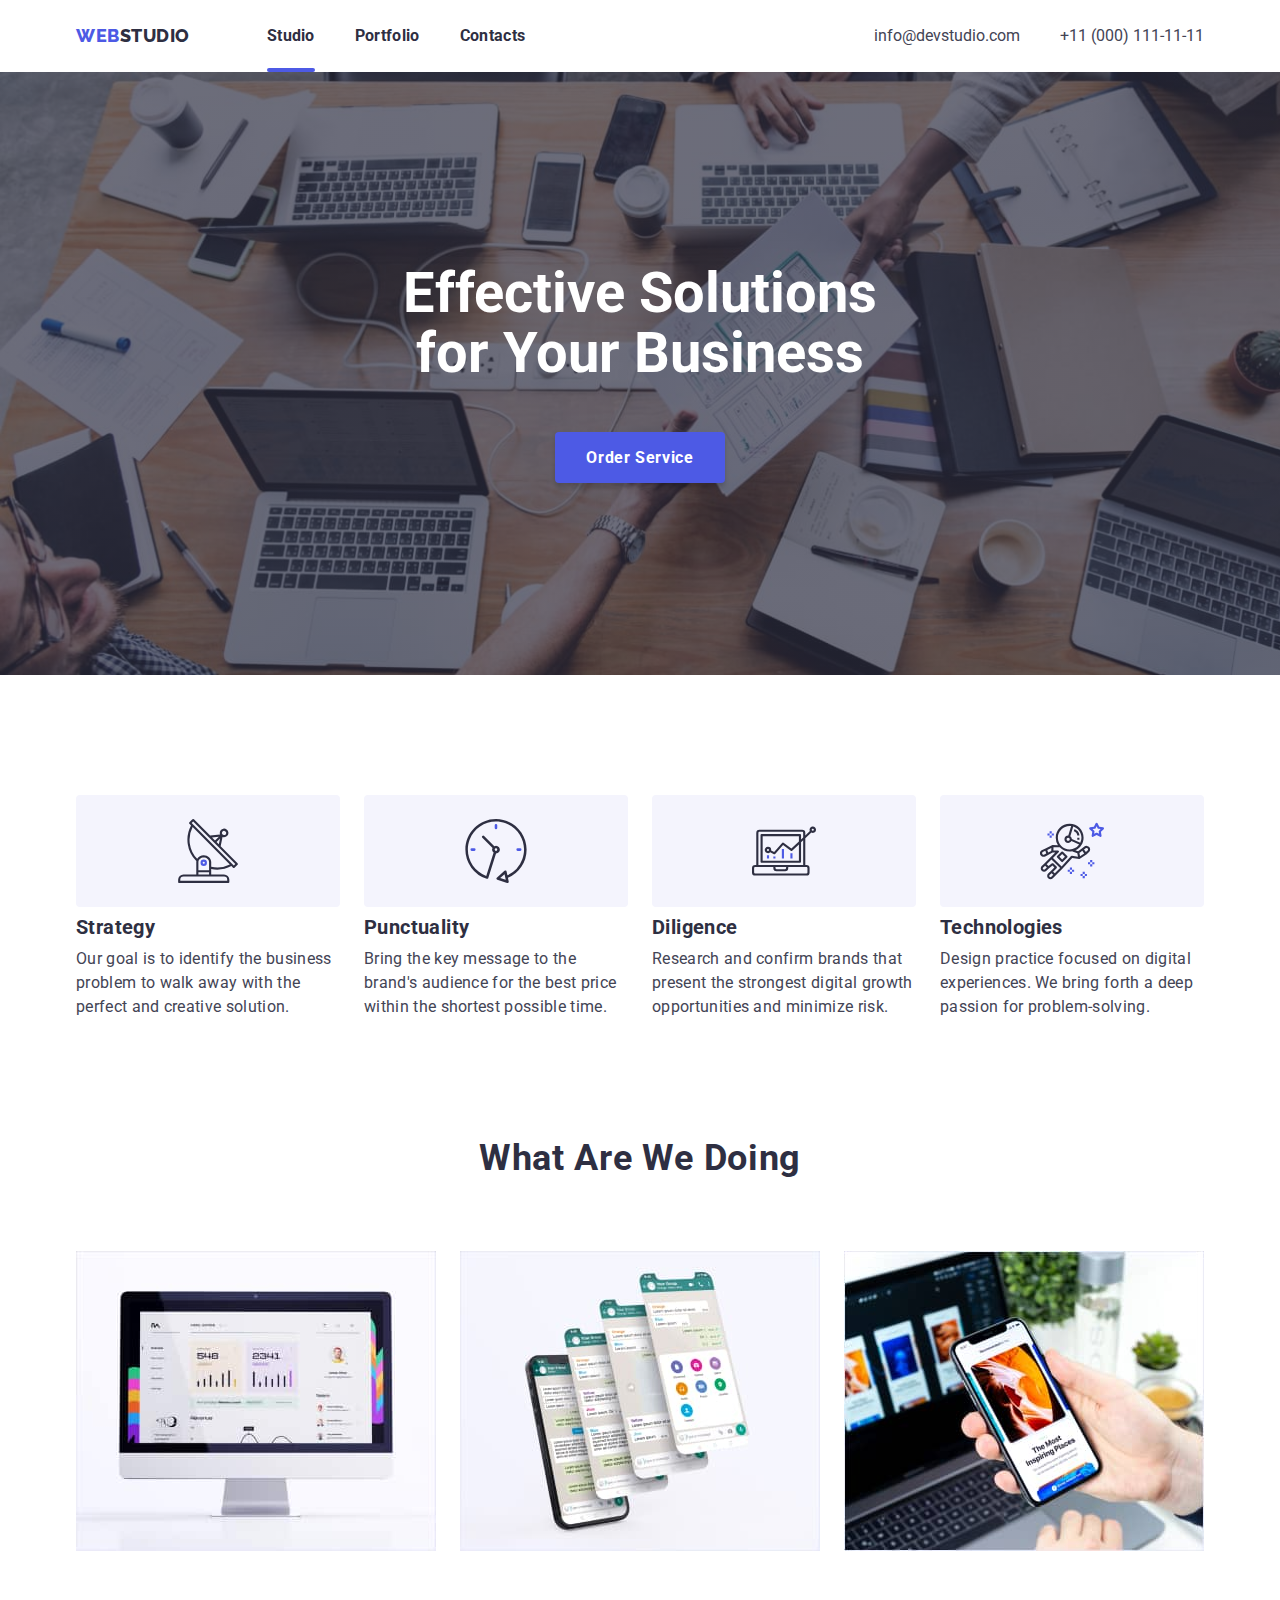
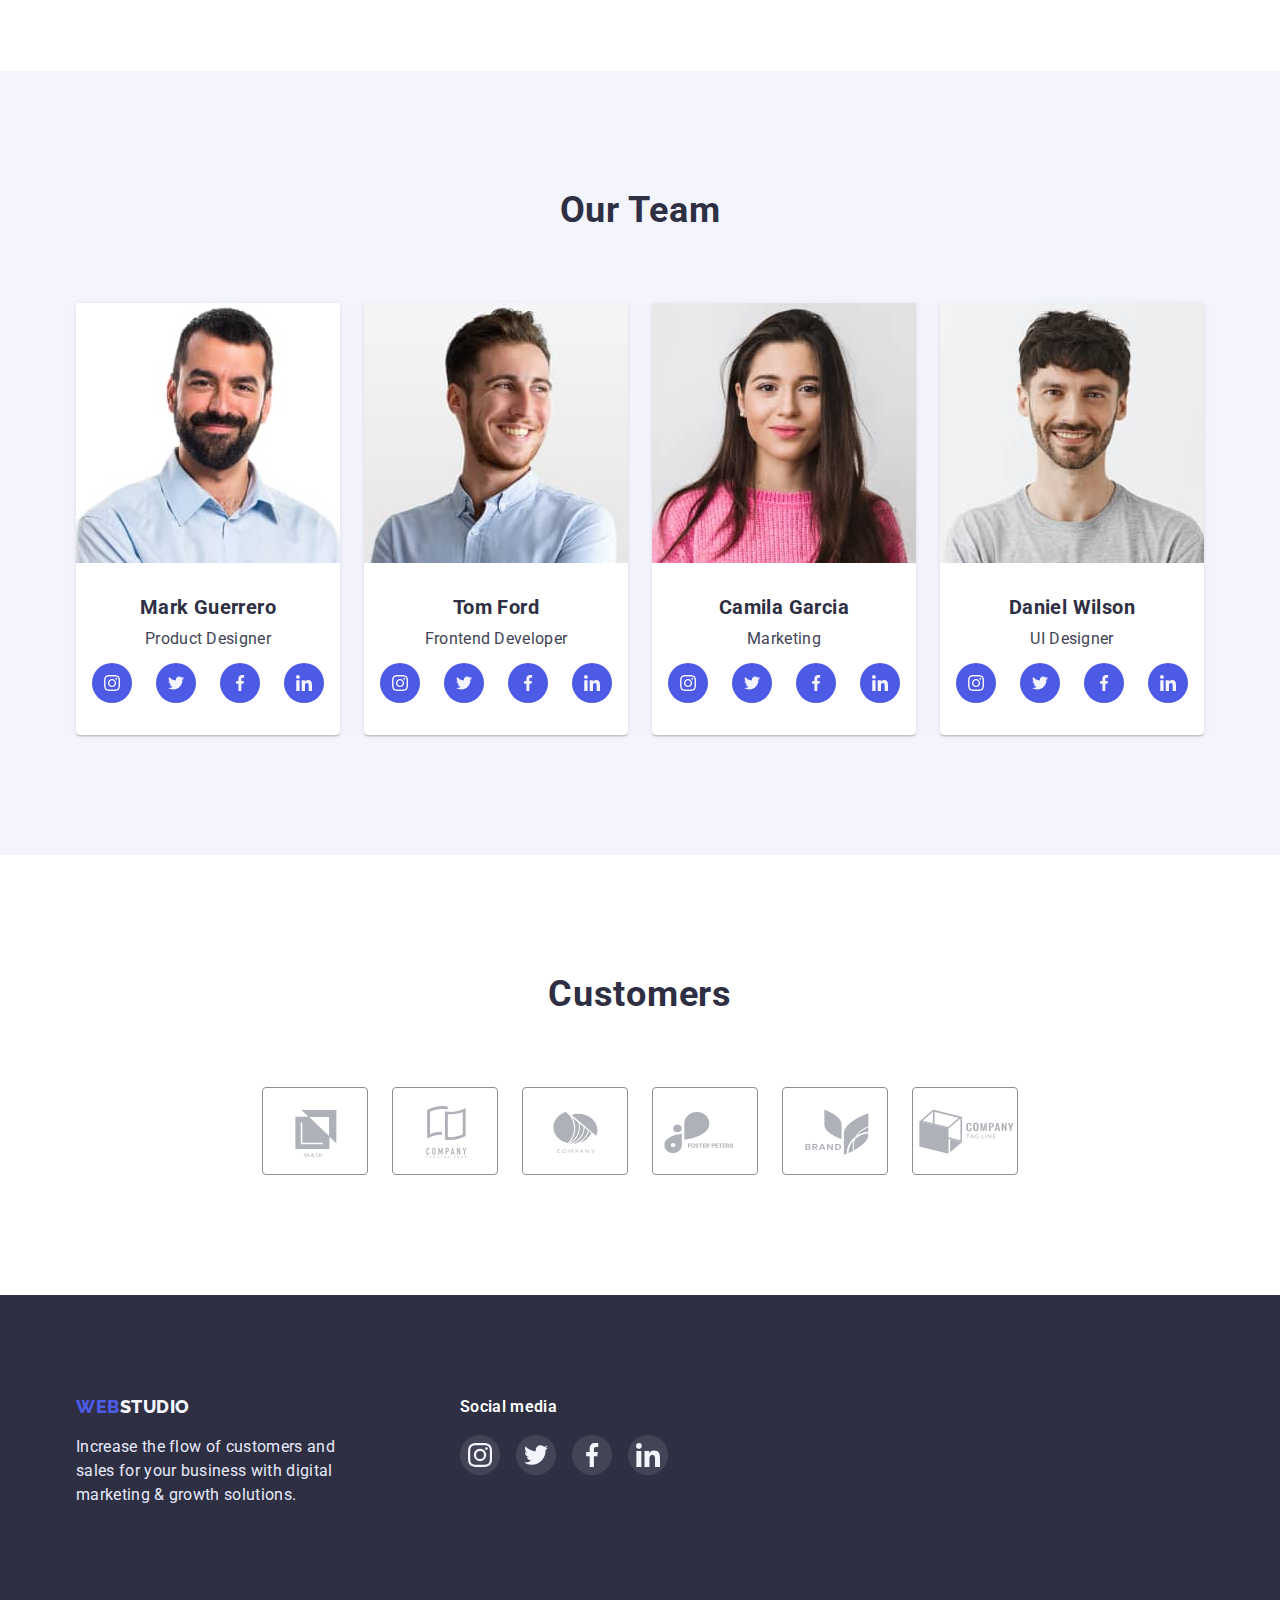
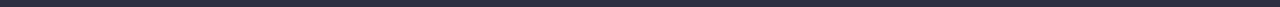
<file: index.html>
<!DOCTYPE html>
<html lang="en">
  <head>
    <meta charset="UTF-8" />
    <meta http-equiv="X-UA-Compatible" content="IE=edge" />
    <meta name="viewport" content="width=device-width, initial-scale=1.0" />
    <title>Studio</title>
    <!-- шрифт Raleway – 800 і шрифт Roboto – 400, 500, 700 і 900. -->
    <link rel="preconnect" href="https://fonts.googleapis.com" />
    <link rel="preconnect" href="https://fonts.gstatic.com" crossorigin />
    <link
      href="https://fonts.googleapis.com/css2?family=Raleway:wght@800&family=Roboto:wght@400;500;700;900&display=swap"
      rel="stylesheet"
    />

    <link
      rel="stylesheet"
      href="https://cdn.jsdelivr.net/npm/modern-normalize@1.1.0/modern-normalize.min.css"
    />

    <link rel="stylesheet" href="./css/styles.css" />
  </head>
  <body>
    <header class="top-page">
      <!--шапка сторінки-->
      <div class="container cont-div">
        <nav class="cont-nav">
          <a class="logo-studio decor" href="">
            <span class="logo-web">Web</span>Studio</a
          >
          <ul class="nav-menu">
            <li class="menu-item">
              <a class="menu-list curent-page decor text-style" href=""> Studio</a>
            </li>
            <li class="menu-item">
              <a class="menu-list decor text-style" href="./portfolio.html"
                >Portfolio</a
              >
            </li>
            <li class="menu-item">
              <a class="menu-list decor text-style" href="">Contacts</a>
            </li>
          </ul>
        </nav>
        <ul class="text-top list">
          <li>
            <a href="mailto:info@devstudio.com" class="decor text-top-efects"
              >info@devstudio.com</a
            >
          </li>
          <li class="list-distance">
            <a
              href="tel:+11(000)111-11-11"
              class="decor text-top-efects top-link-margin"
              >+11 (000) 111-11-11</a
            >
          </li>
        </ul>
      </div>
    </header>
    <main>
      <!--секція перша герой-->
      <section class="hero-style">
        <div class="container hero-case">
          <h1 class="hero-title">Effective Solutions for Your Business</h1>

          <button data-modal-open class="buttons-style" type="button">
            Order Service
          </button>
        </div>
      </section>
      <!--секція друга - основні переваги-->
      <section class="box-space">
        <!-- прихований заголовок -->
        <h2 class="visually-hidden">List of benefits</h2>
        <ul class="list container elements-place">
          <li class="place-of-space">
            <div class="second-list">
              <svg class="element-of-dicoration">
                <use
                  href="./images/sprite.svg#icon-antenna"
                  width="64px"
                  height="64px"
                ></use>
              </svg>
            </div>
            <h3 class="subhead">Strategy</h3>
            <p class="main-content">
              Our goal is to identify the business problem to walk away with the
              perfect and creative solution.
            </p>
          </li>
          <li class="place-of-space">
            <div class="second-list">
              <svg class="element-of-dicoration">
                <use
                  href="./images/sprite.svg#icon-clock"
                  width="64px"
                  height="64px"
                ></use>
              </svg>
            </div>
            <h3 class="subhead">Punctuality</h3>
            <p class="main-content">
              Bring the key message to the brand's audience for the best price
              within the shortest possible time.
            </p>
          </li>
          <li class="place-of-space">
            <div class="second-list">
              <svg class="element-of-dicoration">
                <use
                  href="./images/sprite.svg#icon-diagram"
                  width="64px"
                  height="64px"
                ></use>
              </svg>
            </div>
            <h3 class="subhead">Diligence</h3>
            <p class="main-content">
              Research and confirm brands that present the strongest digital
              growth opportunities and minimize risk.
            </p>
          </li>
          <li class="place-of-space">
            <div class="second-list">
              <svg class="element-of-dicoration">
                <use
                  href="./images/sprite.svg#icon-astronaut"
                  width="64px"
                  height="64px"
                ></use>
              </svg>
            </div>
            <h3 class="subhead">Technologies</h3>
            <p class="main-content">
              Design practice focused on digital experiences. We bring forth a
              deep passion for problem-solving.
            </p>
          </li>
        </ul>
      </section>
      <!--cекція третя - що ми робимо-->
      <section class="space">
        <div class="container">
          <h2 class="subtitle">What are we doing</h2>
          <ul class="list work-list">
            <li class="work-list-item">
              <img
                src="./images/rectangle1.jpg"
                alt="computer monitor"
                width="360"
              />
            </li>
            <li class="work-list-item">
              <img
                src="./images/rectangle2.jpg"
                alt="selfone display"
                width="360"
              />
            </li>
            <li class="work-list-item">
              <img
                src="./images/rectangle3.jpg"
                alt="selfone and computer together"
                width="360"
              />
            </li>
          </ul>
        </div>
      </section>
      <!--секція четверта - наша команда-->
      <section class="back-ceil box-space">
        <div class="container">
          <h2 class="subtitle">Our Team</h2>
          <ul class="list data-team">
            <li class="back-pictures-phone">
              <img
                src="./images/img.jpg"
                alt="a man with a thick beard"
                width="264"
              />
              <div class="image-descriptions">
                <h3 class="sub-subtitle">Mark Guerrero</h3>
                <p class="text-describ">Product Designer</p>
                <ul class="box-social-link list">
                  <li class="social-link">
                    <a href="#" class="social-link-item">
                      <svg class="link-marker">
                        <use href="./images/sprite.svg#icon-instagram"></use>
                      </svg>
                    </a>
                  </li>
                  <li class="social-link">
                    <a href="#" class="social-link-item">
                      <svg class="link-marker">
                        <use href="./images/sprite.svg#icon-twitter"></use>
                      </svg>
                    </a>
                  </li>
                  <li class="social-link">
                    <a href="#" class="social-link-item">
                      <svg class="link-marker">
                        <use href="./images/sprite.svg#icon-facebook"></use>
                      </svg>
                    </a>
                  </li>
                  <li class="social-link">
                    <a href="#" class="social-link-item">
                      <svg class="link-marker">
                        <use href="./images/sprite.svg#icon-linkedin"></use>
                      </svg>
                    </a>
                  </li>
                </ul>
              </div>
            </li>
            <li class="back-pictures-phone">
              <img
                src="./images/img-1.jpg"
                alt="a man with a flowing beard"
                width="264"
              />
              <div class="image-descriptions">
                <h3 class="sub-subtitle">Tom Ford</h3>
                <p class="text-describ">Frontend Developer</p>
                <ul class="box-social-link list">
                  <li class="social-link">
                    <a href="#" class="social-link-item">
                      <svg class="link-marker">
                        <use href="./images/sprite.svg#icon-instagram"></use>
                      </svg>
                    </a>
                  </li>
                  <li class="social-link">
                    <a href="#" class="social-link-item">
                      <svg class="link-marker">
                        <use href="./images/sprite.svg#icon-twitter"></use>
                      </svg>
                    </a>
                  </li>
                  <li class="social-link">
                    <a href="#" class="social-link-item">
                      <svg class="link-marker">
                        <use href="./images/sprite.svg#icon-facebook"></use>
                      </svg>
                    </a>
                  </li>
                  <li class="social-link">
                    <a href="#" class="social-link-item">
                      <svg class="link-marker">
                        <use href="./images/sprite.svg#icon-linkedin"></use>
                      </svg>
                    </a>
                  </li>
                </ul>
              </div>
            </li>
            <li class="back-pictures-phone">
              <img src="./images/img-2.jpg" alt="pretty girl" width="264" />
              <div class="image-descriptions">
                <h3 class="sub-subtitle">Camila Garcia</h3>
                <p class="text-describ">Marketing</p>
                <ul class="box-social-link list">
                  <li class="social-link">
                    <a href="#" class="social-link-item">
                      <svg class="link-marker">
                        <use href="./images/sprite.svg#icon-instagram"></use>
                      </svg>
                    </a>
                  </li>
                  <li class="social-link">
                    <a href="#" class="social-link-item">
                      <svg class="link-marker">
                        <use href="./images/sprite.svg#icon-twitter"></use>
                      </svg>
                    </a>
                  </li>
                  <li class="social-link">
                    <a href="#" class="social-link-item">
                      <svg class="link-marker">
                        <use href="./images/sprite.svg#icon-facebook"></use>
                      </svg>
                    </a>
                  </li>
                  <li class="social-link">
                    <a href="#" class="social-link-item">
                      <svg class="link-marker">
                        <use href="./images/sprite.svg#icon-linkedin"></use>
                      </svg>
                    </a>
                  </li>
                </ul>
              </div>
            </li>
            <li class="back-pictures-phone">
              <img
                src="./images/img-3.jpg"
                alt="a man with long hair and a short beard"
                width="264"
              />
              <div class="image-descriptions">
                <h3 class="sub-subtitle">Daniel Wilson</h3>
                <p class="text-describ">UI Designer</p>
                <ul class="box-social-link list">
                  <li class="social-link">
                    <a href="#" class="social-link-item">
                      <svg class="link-marker">
                        <use href="./images/sprite.svg#icon-instagram"></use>
                      </svg>
                    </a>
                  </li>
                  <li class="social-link">
                    <a href="#" class="social-link-item">
                      <svg class="link-marker">
                        <use href="./images/sprite.svg#icon-twitter"></use>
                      </svg>
                    </a>
                  </li>
                  <li class="social-link">
                    <a href="#" class="social-link-item">
                      <svg class="link-marker">
                        <use href="./images/sprite.svg#icon-facebook"></use>
                      </svg>
                    </a>
                  </li>
                  <li class="social-link">
                    <a href="#" class="social-link-item">
                      <svg class="link-marker">
                        <use href="./images/sprite.svg#icon-linkedin"></use>
                      </svg>
                    </a>
                  </li>
                </ul>
              </div>
            </li>
          </ul>
        </div>
      </section>
      <section class="cards-collection">
        <div class="container div-box-pad">
          <h2 class="subtitle">Customers</h2>
          <ul class="icon-book list">
            <li class="icon-book-page">
              <a href="#" class="page-link">
                <svg class="page-image">
                  <use href="./images/sprite.svg#icon-Logo"></use>
                </svg>
              </a>
            </li>
            <li class="icon-book-page">
              <a href="#" class="page-link">
                <svg class="page-image">
                  <use href="./images/sprite.svg#icon-Logo-1"></use>
                </svg>
              </a>
            </li>
            <li class="icon-book-page">
              <a href="#" class="page-link">
                <svg class="page-image">
                  <use href="./images/sprite.svg#icon-Logo-2"></use>
                </svg>
              </a>
            </li>
            <li class="icon-book-page">
              <a href="#" class="page-link">
                <svg class="page-image">
                  <use href="./images/sprite.svg#icon-Logo-3"></use>
                </svg>
              </a>
            </li>
            <li class="icon-book-page">
              <a href="#" class="page-link">
                <svg class="page-image">
                  <use href="./images/sprite.svg#icon-Logo-4"></use>
                </svg>
              </a>
            </li>
            <li class="icon-book-page">
              <a href="#" class="page-link">
                <svg class="page-image">
                  <use href="./images/sprite.svg#icon-Logo-5"></use>
                </svg>
              </a>
            </li>
          </ul>
        </div>
      </section>
    </main>
    <footer class="color-back-space">
      <div class="container main-div">
        <div class="main-footer">
          <a class="logo-studio decor second-logo-color" href="">
            <span class="logo-web">Web</span>Studio</a
          >
          <p class="main-footer-text">
            Increase the flow of customers and sales for your business with
            digital marketing & growth solutions.
          </p>
        </div>
        <div class="pacage-footer-link">
          <h3 class="futer-subtitle">Social media</h3>
          <ul class="fotter-list list">
            <li class="list-li">
              <a href="#" class="list-li-link">
                <svg class="li-link-svg">
                  <use href="./images/sprite.svg#icon-instagram"></use>
                </svg>
              </a>
            </li>
            <li class="list-li">
              <a href="#" class="list-li-link">
                <svg class="li-link-svg">
                  <use href="./images/sprite.svg#icon-twitter"></use>
                </svg>
              </a>
            </li>
            <li class="list-li">
              <a href="#" class="list-li-link">
                <svg class="li-link-svg">
                  <use href="./images/sprite.svg#icon-facebook"></use>
                </svg>
              </a>
            </li>
            <li class="list-li">
              <a href="#" class="list-li-link">
                <svg class="li-link-svg">
                  <use href="./images/sprite.svg#icon-linkedin"></use>
                </svg>
              </a>
            </li>
          </ul>
        </div>
      </div>
    </footer>
    <div class="backdrop is-hidden" data-modal>
      <div class="modal" >
        <button data-modal-close type="button" class="close-modal">
         <svg class="position" width="8px" height="8px">
          <use href="./images/sprite.svg#icon-close"></use>
         </svg>
        </button>
      </div>
    </div>

    <script src="./js/modal.js"></script>
  </body>
</html>
</file>
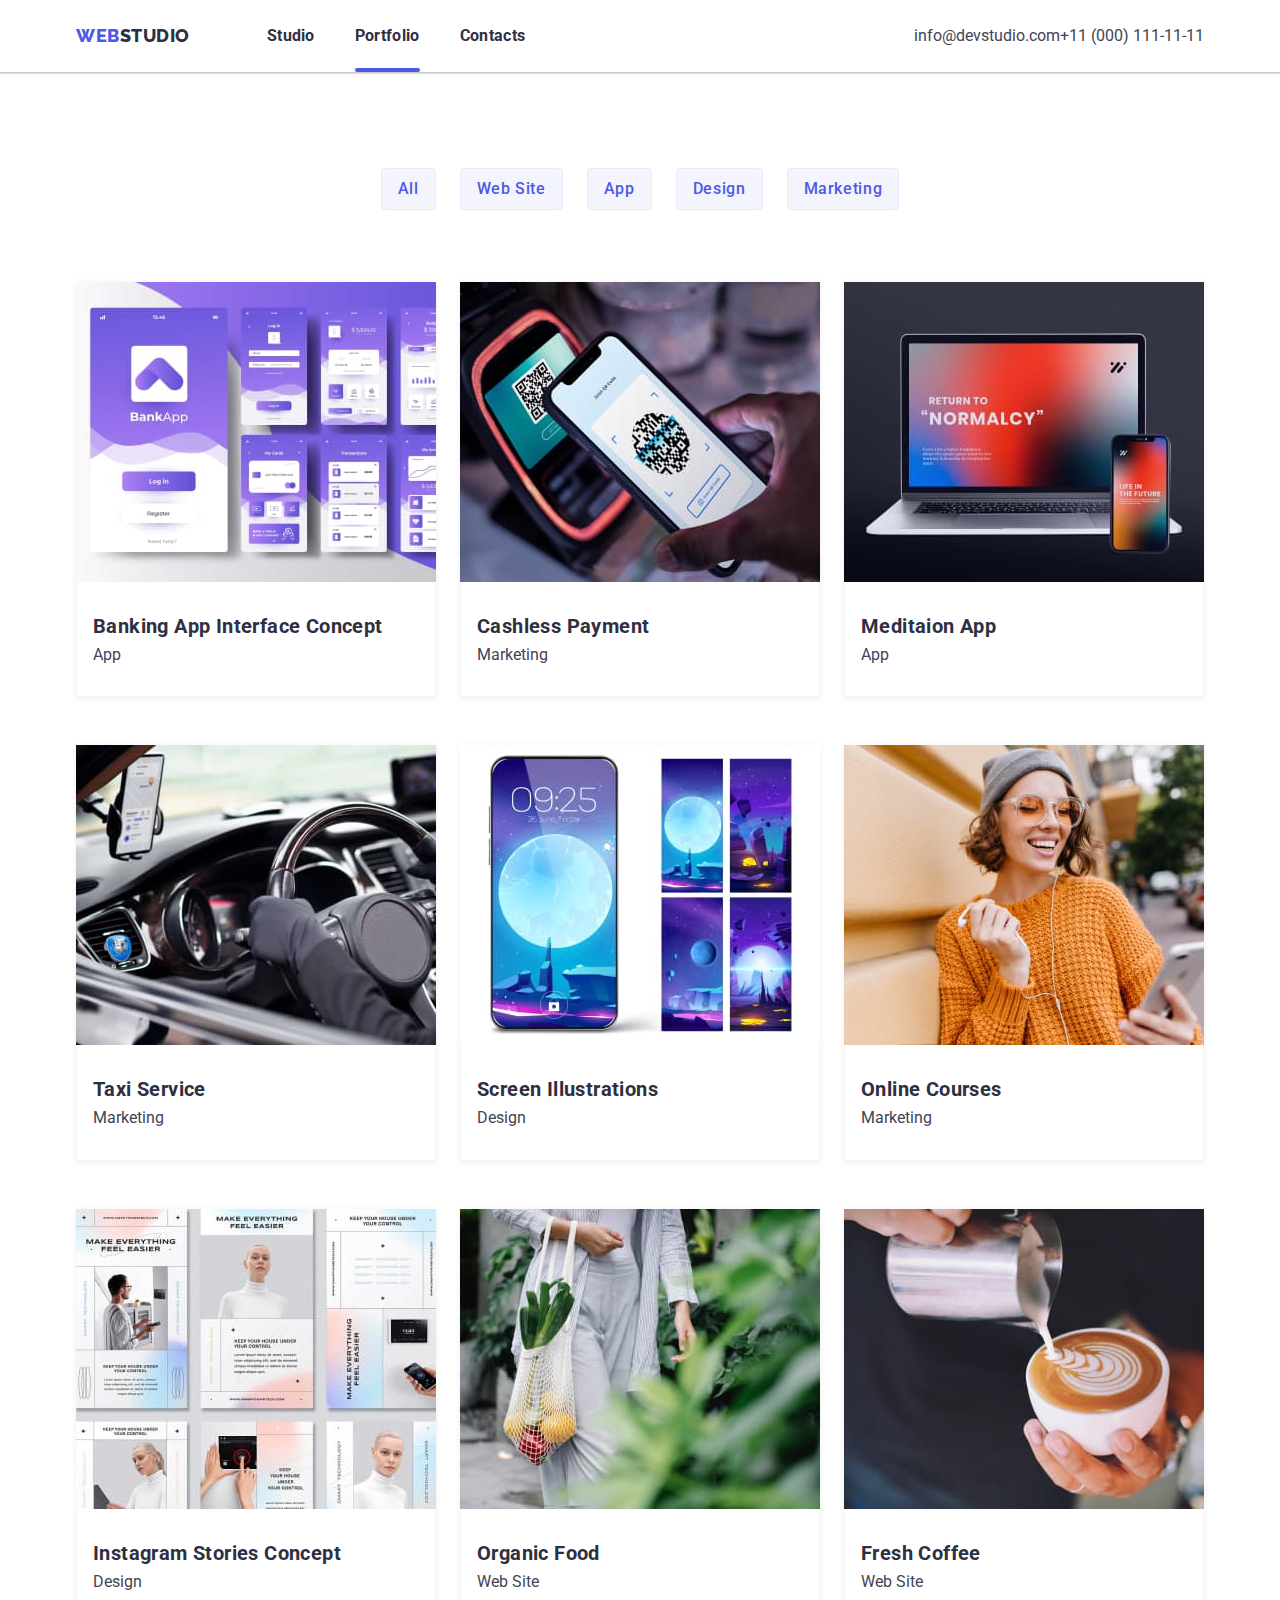
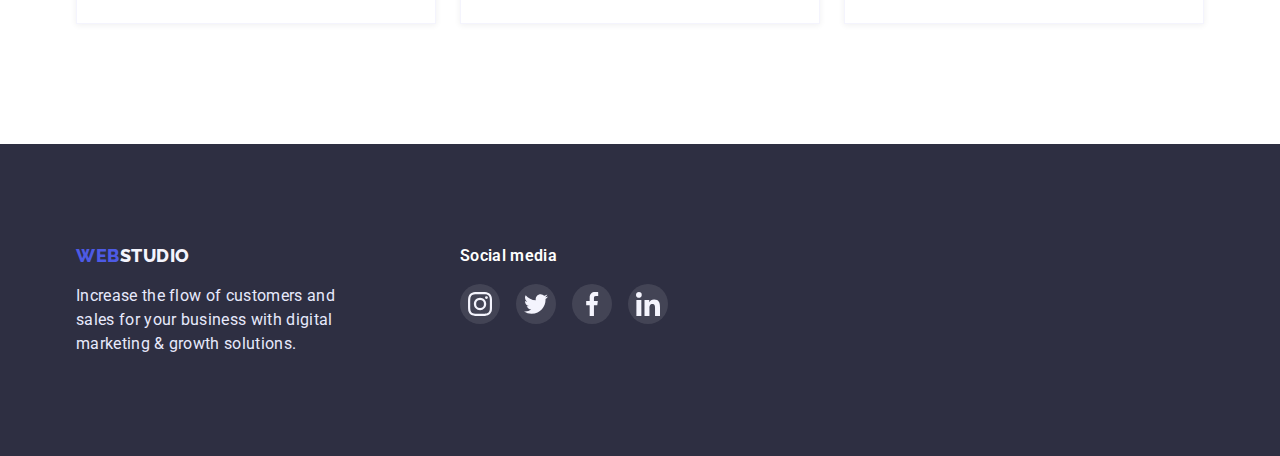
<file: portfolio.html>
<!DOCTYPE html>
<html lang="en">
  <head>
    <meta charset="UTF-8" />
    <meta http-equiv="X-UA-Compatible" content="IE=edge" />
    <meta name="viewport" content="width=device-width, initial-scale=1.0" />
    <title>Portfolio</title>
    <!-- шрифт Raleway – 800 і шрифт Roboto – 400, 500, 700 і 900. -->
    <link rel="preconnect" href="https://fonts.googleapis.com" />
    <link rel="preconnect" href="https://fonts.gstatic.com" crossorigin />
    <link
      href="https://fonts.googleapis.com/css2?family=Raleway:wght@800&family=Roboto:wght@400;500;700;900&display=swap"
      rel="stylesheet"
    />

    <link
      rel="stylesheet"
      href="https://cdn.jsdelivr.net/npm/modern-normalize@1.1.0/modern-normalize.min.css"
    />

    <link rel="stylesheet" href="./css/styles.css" />
  </head>
  <body>
    <header class="top-page">
      <!--шапка сторінки-->
      <div class="container cont-div">
        <nav class="cont-nav">
          <a class="logo-studio decor" href="">
            <span class="logo-web">Web</span>Studio</a
          >
          <ul class="nav-menu">
            <li class="menu-item">
              <a class="menu-list decor text-style" href="./index.html">
                Studio</a
              >
            </li>
            <li class="menu-item">
              <a class="menu-list curent-page decor text-style" href="#">Portfolio</a>
            </li>
            <li class="menu-item">
              <a class="menu-list decor text-style" href="#">Contacts</a>
            </li>
          </ul>
        </nav>
        <ul class="text-top list">
          <li>
            <a href="mailto:info@devstudio.com" class="decor text-top-efects"
              >info@devstudio.com</a
            >
          </li>
          <li>
            <a
              href="tel:+11(000)111-11-11"
              class="decor text-top-efects top-link-margin"
              >+11 (000) 111-11-11</a
            >
          </li>
        </ul>
      </div>
    </header>
    <main>
      <!-- секція посилань -->
      <section class="main-box">
        <div class="container">
          <!-- прихований заголовок -->
          <h1 class="visually-hidden">Portfolio</h1>
          <ul class="list portfolio-menu">
            <li class="menu-items">
              <button type="button" class="filter-button">All</button>
            </li>
            <li class="menu-items">
              <button type="button" class="filter-button">Web Site</button>
            </li>
            <li class="menu-items">
              <button type="button" class="filter-button">App</button>
            </li>
            <li class="menu-items">
              <button type="button" class="filter-button">Design</button>
            </li>
            <li class="menu-items">
              <button type="button" class="filter-button">Marketing</button>
            </li>
          </ul>
          <!-- список зображень -->
          <ul class="list main-list">
            <li class="pakcage-list-link">
              <a href="#" class="decor list-link">
                <div class="common-parent">
                  <img class="main-portfolio-photo"
                    src="./images/img1p.jpg"
                    alt="bank app"
                    width="360"
                    height="300"
                  />
                  <p class="overlay">
                    14 Stylish and User-Friendly App Design Concepts · Task
                    Manager App · Calorie Tracker App · Exotic Fruit Ecommerce
                    App · Cloud Storage App
                  </p>
                </div>
                <div class="card-text">
                  <h2 class="text-image">Banking App Interface Concept</h2>
                  <p class="subtext-image">App</p>
                </div>
              </a>
            </li>
            <li class="pakcage-list-link">
              <a href="#" class="decor list-link">
                <div class="common-parent">
                  <img
                    src="./images/img2p.jpg"
                    alt="blue box"
                    width="360"
                    height="300"
                  />
                  <p class="overlay">
                    14 Stylish and User-Friendly App Design Concepts · Task
                    Manager App · Calorie Tracker App · Exotic Fruit Ecommerce
                    App · Cloud Storage App
                  </p>
                </div>
                <div class="card-text">
                  <h2 class="text-image">Cashless Payment</h2>
                  <p class="subtext-image">Marketing</p>
                </div>
              </a>
            </li>
            <li class="pakcage-list-link">
              <a href="#" class="decor list-link">
                <div class="common-parent">
                  <img
                    src="./images/img3p.jpg"
                    alt="makbook and celphone"
                    width="360"
                    height="300"
                  />
                  <p class="overlay">
                    14 Stylish and User-Friendly App Design Concepts · Task
                    Manager App · Calorie Tracker App · Exotic Fruit Ecommerce
                    App · Cloud Storage App
                  </p>
                </div>
                <div class="card-text">
                  <h2 class="text-image">Meditaion App</h2>
                  <p class="subtext-image">App</p>
                </div>
              </a>
            </li>
            <li class="pakcage-list-link">
              <a href="#" class="decor list-link">
                <div class="common-parent">
                  <img
                    src="./images/img4p.jpg"
                    alt="navigator in the car"
                    width="360"
                    height="300"
                  />
                  <p class="overlay">
                    14 Stylish and User-Friendly App Design Concepts · Task
                    Manager App · Calorie Tracker App · Exotic Fruit Ecommerce
                    App · Cloud Storage App
                  </p>
                </div>
                <div class="card-text">
                  <h2 class="text-image">Taxi Service</h2>
                  <p class="subtext-image">Marketing</p>
                </div>
              </a>
            </li>
            <li class="pakcage-list-link">
              <a href="#" class="decor list-link">
                <div class="common-parent">
                  <img
                    src="./images/img5p.jpg"
                    alt="display of celphone"
                    width="360"
                    height="300"
                  />
                  <p class="overlay">
                    14 Stylish and User-Friendly App Design Concepts · Task
                    Manager App · Calorie Tracker App · Exotic Fruit Ecommerce
                    App · Cloud Storage App
                  </p>
                </div>
                <div class="card-text">
                  <h2 class="text-image">Screen Illustrations</h2>
                  <p class="subtext-image">Design</p>
                </div>
              </a>
            </li>
            <li class="pakcage-list-link">
              <a href="#" class="decor list-link">
                <div class="common-parent">
                  <img
                    src="./images/img6p.jpg"
                    alt="girl and celphone"
                    width="360"
                    height="300"
                  />
                  <p class="overlay">
                    14 Stylish and User-Friendly App Design Concepts · Task
                    Manager App · Calorie Tracker App · Exotic Fruit Ecommerce
                    App · Cloud Storage App
                  </p>
                </div>
                <div class="card-text">
                  <h2 class="text-image">Online Courses</h2>
                  <p class="subtext-image">Marketing</p>
                </div>
              </a>
            </li>
            <li class="pakcage-list-link">
              <a href="#" class="decor list-link">
                <div class="common-parent">
                  <img
                    src="./images/img7p.jpg"
                    alt="profile"
                    width="360"
                    height="300"
                  />
                  <p class="overlay">
                    14 Stylish and User-Friendly App Design Concepts · Task
                    Manager App · Calorie Tracker App · Exotic Fruit Ecommerce
                    App · Cloud Storage App
                  </p>
                </div>
                <div class="card-text">
                  <h2 class="text-image">Instagram Stories Concept</h2>
                  <p class="subtext-image">Design</p>
                </div>
              </a>
            </li>
            <li class="pakcage-list-link">
              <a href="#" class="decor list-link">
                <div class="common-parent">
                  <img
                    src="./images/img8p.jpg"
                    alt="bag in food"
                    width="360"
                    height="300"
                  />
                  <p class="overlay">
                    14 Stylish and User-Friendly App Design Concepts · Task
                    Manager App · Calorie Tracker App · Exotic Fruit Ecommerce
                    App · Cloud Storage App
                  </p>
                </div>
                <div class="card-text">
                  <h2 class="text-image">Organic Food</h2>
                  <p class="subtext-image">Web Site</p>
                </div>
              </a>
            </li>
            <li class="pakcage-list-link">
              <a href="#" class="decor list-link">
                <div class="common-parent">
                  <img
                    src="./images/img9p.jpg"
                    alt="cup of coffee"
                    width="360"
                    height="300"
                  />
                  <p class="overlay">
                    14 Stylish and User-Friendly App Design Concepts · Task
                    Manager App · Calorie Tracker App · Exotic Fruit Ecommerce
                    App · Cloud Storage App
                  </p>
                </div>
                <div class="card-text">
                  <h2 class="text-image">Fresh Coffee</h2>
                  <p class="subtext-image">Web Site</p>
                </div>
              </a>
            </li>
          </ul>
        </div>
      </section>
    </main>
    <footer class="color-back-space">
      <div class="container main-div">
        <div class="main-footer">
          <a class="logo-studio decor second-logo-color" href="">
            <span class="logo-web">Web</span>Studio</a
          >
          <p class="main-footer-text">
            Increase the flow of customers and sales for your business with
            digital marketing & growth solutions.
          </p>
        </div>
        <div class="pacage-footer-link">
          <h3 class="futer-subtitle">Social media</h3>
          <ul class="fotter-list list">
            <li class="list-li">
              <a href="#" class="list-li-link">
                <svg class="li-link-svg">
                  <use href="./images/sprite.svg#icon-instagram"></use>
                </svg>
              </a>
            </li>
            <li class="list-li">
              <a href="#" class="list-li-link">
                <svg class="li-link-svg">
                  <use href="./images/sprite.svg#icon-twitter"></use>
                </svg>
              </a>
            </li>
            <li class="list-li">
              <a href="#" class="list-li-link">
                <svg class="li-link-svg">
                  <use href="./images/sprite.svg#icon-facebook"></use>
                </svg>
              </a>
            </li>
            <li class="list-li">
              <a href="#" class="list-li-link">
                <svg class="li-link-svg">
                  <use href="./images/sprite.svg#icon-linkedin"></use>
                </svg>
              </a>
            </li>
          </ul>
        </div>
      </div>
    </footer>
  </body>
</html>
</file>
<file: css/styles.css>
/* ==============Baze================= */

body {
  margin: 0;
  font-family: Roboto, sans-serif;
  color: #2e2f42;
  font-size: 16px;
}
html {
  box-sizing: border-box;
}
*,
*::before,
*::after {
  box-sizing: inherit;
}

.visually-hidden {
  position: absolute;
  white-space: nowrap;
  width: 1px;
  height: 1px;
  overflow: hidden;
  border: 0;
  padding: 0;
  clip: rect(0 0 0 0);
  clip-path: inset(50%);
  margin: -1px;
}

.list {
  list-style: none;
}

.decor {
  text-decoration: none;
}

h1,
h2,
h3,
h4,
p {
  margin-top: 0;
  margin-bottom: 0;
}

ul {
  margin-top: 0;
  margin-bottom: 0;
  padding-left: 0;
}

img {
  display: block;
}

.container {
  width: 1158px;
  margin-left: auto;
  margin-right: auto;
  padding-left: 15px;
  padding-right: 15px;
}
/* ==============/Baze================= */

/* ============== Components============*/
:root {
  --main-color-text: #434455;
  --primary-brand: #4d5ae5;
  --universal-color: #2e2f42;
  --subakcent-color: #f4f4fd;
  --color-secondary: #ffffff;
  --color-fon: #f4f4fd;
  --color-decor: #e7e9fc;

  --trans-der-and-func: 250ms cubic-bezier(0.4, 0, 0.2, 1);
}

/* ============== /Components============*/

/* --------логотип і навігація--------- */
.top-page {
  box-shadow: 0px 2px 1px rgba(46, 47, 66, 0.08),
    0px 1px 1px rgba(46, 47, 66, 0.16), 0px 1px 6px rgba(46, 47, 66, 0.08);
}
.cont-div {
  display: flex;
  align-items: center;
  justify-content: space-between;
}

.cont-nav {
  display: flex;
}
.logo-web {
  font-family: Raleway, sans-serif;
  font-size: 18px;
  line-height: 1.33;
  text-transform: uppercase;
  font-weight: 800;
  color: var(--primary-brand);
}
.logo-studio {
  margin-right: 77px;
  padding-top: 24px;
  padding-bottom: 24px;

  font-family: Raleway, sans-serif;
  font-size: 18px;
  line-height: 1.33;
  letter-spacing: 0.03em;
  text-transform: uppercase;
  font-weight: 800;
  color: var(--universal-color);
}

.nav-menu {
  display: flex;
  align-items: center;
  list-style: none;
  text-decoration: none;
}

.menu-item:not(:last-child) {
  margin-right: 40px;
}
.menu-item {
}

.text-style {
  position: relative;
  display: block;
  padding-top: 24px;
  padding-bottom: 24px;
  font-weight: 700;
  line-height: 1.5;
  letter-spacing: 0.02em;
  color: inherit;
  transition: color 250ms cubic-bezier(0.4, 0, 0.2, 1);
}
.menu-list.curent-page::after {
  content: "";
  position: absolute;
  display: block;
  width: 100%;
  height: 4px;
  bottom: 0;
  background: #4d5ae5;
  border-radius: 2px;
}
.menu-list:hover::after,
.menu-list:focus::after {
  color: var(--primary-brand);
}

.menu-list:hover,
.menu-list:focus {
  color: var(--primary-brand);
}
.menu-list:active {
  color: var(--primary-brand);
}

.text-top {
  display: flex;
  font-size: 16px;
  line-height: 1.5;
  color: var(--main-color-text);
}
.list-distance {
  margin-left: 40px;
}

.text-top-efects {
  color: var(--main-color-text);
  padding-top: 24px;
  padding-bottom: 24px;
  transition: color var(--trans-der-and-func);
}
.text-top-efects:hover,
.text-top-efects:focus {
  color: var(--primary-brand);
}

/* --------/логотип і навігація--------- */

/* ------оформлення секції герой ----------*/
.hero-style {
  max-width: 1440px;
  margin-left: auto;
  margin-right: auto;
  padding-top: 192px;
  padding-bottom: 192px;
  background-image: linear-gradient(
      rgba(46, 47, 66, 0.7),
      rgba(46, 47, 66, 0.7)
    ),
    url(../images/people-office.jpg);
  background-size: cover;
  text-align: center;
}

.hero-case {
}
.hero-title {
  margin: 0 auto;
  font-weight: 700;
  font-size: 56px;
  width: 496px;
  line-height: 1.07;
  color: var(--color-secondary);
}

.buttons-style {
  min-width: 170px;
  margin-top: 48px;
  padding-top: 16px;
  padding-right: 10px;
  padding-bottom: 16px;
  padding-left: 10px;
  background: var(--primary-brand);
  box-shadow: 0px 4px 4px rgba(0, 0, 0, 0.15);
  border: 1px transparent;
  border-radius: 4px;

  font-family: inherit;
  font-weight: 700;
  font-size: 16px;
  line-height: 1.19;
  align-items: center;
  letter-spacing: 0.04em;
  color: var(--color-secondary);
  cursor: pointer;
  transition: box-shadow var(--trans-der-and-func);
}
.buttons-style:hover,
.buttons-style:focus {
  background: var(--primary-brand);
  box-shadow: 0px 1px 6px rgba(46, 47, 66, 0.08),
    0px 1px 1px rgba(46, 47, 66, 0.16), 0px 2px 1px rgba(46, 47, 66, 0.08);
}
.buttons-style:active {
  background: #404bbf;
  box-shadow: 0px 4px 4px rgba(0, 0, 0, 0.15);

  /* ------/оформлення секції герой ----------*/
}
/*  -------секція друга - основні переваги-------------*/
.second-list {
  display: flex;
  justify-content: center;
  align-items: center;
  width: 264px;
  height: 112px;
  margin-bottom: 8px;

  padding: 24px 100px;
  background: #f4f4fd;
  border-radius: 4px;
}
.elements-place {
  display: flex;
  justify-content: space-between;
}

.place-of-space:not(:last-child) {
  margin-right: 24px;
  flex-basis: calc((100% - 72px) / 4);
  min-width: 264px;
}
.element-of-dicoration {
  width: 64px;
  height: 64px;
}

.subhead {
  margin-bottom: 8px;
  font-weight: 700;
  font-size: 20px;
  line-height: 1.2;
  letter-spacing: 0.02em;
}
.main-content {
  letter-spacing: 0.02em;
  font-size: 16px;
  line-height: 1.5;
  color: var(--main-color-text);
}

/*  --------/секція друга - основні переваги-------------*/

/* для картинок задавати display: block, max-width: 100%, height: auto */
/* ----------cекція третя - що ми робимо-------------- */
.box-space {
  padding-bottom: 120px;
  padding-top: 120px;
}
.subtitle {
  font-weight: 700;
  font-size: 36px;
  line-height: 1.11;
  text-align: center;
  letter-spacing: 0.02em;
  text-transform: capitalize;
  margin-bottom: 72px;
}
.work-list {
  display: flex;
  gap: 24px;
}
.work-list-item {
  flex-basis: calc((100% - 48px) / 3);
}
/* --------/cекція третя - що ми робимо-------------- */

/*--------секція четверта - наша команда-----------*/
.space {
  padding-bottom: 120px;
}
.image-descriptions {
  padding-top: 32px;
  padding-bottom: 32px;
  text-align: center;
}
.sub-subtitle {
  margin-bottom: 8px;
  font-weight: 700;
  font-size: 20px;
  line-height: 1.2;
  letter-spacing: 0.02em;
}

.back-ceil {
  background-color: var(--color-fon);
}

.data-team {
  display: flex;
  gap: 24px;
}
.back-pictures-phone {
  flex-basis: calc((100% - 72px) / 4);
  background-color: var(--color-secondary);
  box-shadow: 0px 1px 6px rgba(46, 47, 66, 0.08),
    0px 1px 1px rgba(46, 47, 66, 0.16), 0px 2px 1px rgba(46, 47, 66, 0.08);
  border-radius: 0px 0px 4px 4px;
}

.text-describ {
  margin-bottom: 12px;
  font-size: 16px;
  line-height: 1.5;
  letter-spacing: 0.02em;
  color: var(--main-color-text);
}
.box-social-link {
  display: flex;
  justify-content: center;
  gap: 24px;
}

.social-link {
}
.social-link-item {
  display: flex;
  justify-content: center;
  align-items: center;
  width: 40px;
  height: 40px;
  border-radius: 50%;
  background: var(--primary-brand);
}

.link-marker {
  width: 16px;
  height: 16px;
  fill: var(--color-fon);
}

/*--------/секція четверта - наша команда-----------*/
/* ------додаткова секція з іконками посиланнями на компанії-------- */
.cards-collection {
  padding-bottom: 120px;
}
.icon-book {
  display: flex;
  justify-content: center;
  align-items: center;
  gap: 24px;
}
.icon-book-page {
  flex-basis: calc((100%-120px) / 5);
}
.page-link {
  display: flex;
  justify-content: center;
  align-items: center;
  height: 88px;
  color: #afb1b8;
  border: 1px solid #8e8f99;
  border-radius: 4px;
  transition: color var(--trans-der-and-func), border var(--trans-der-and-func);
}
.page-link:hover,
.page-link:focus {
  color: var(--primary-brand);
  border: 1px solid var(--primary-brand);
  border-radius: 4px;
}
.page-image {
  width: 104px;
  height: 56px;
  fill: #8e8f99;
}

.page-image {
  fill: currentColor;
}
/* ------/додаткова секція з іконками посиланнями на компанії-------- */
/* -----------футер-------------- */
.div-box-pad {
  padding-top: 120px;
}
.color-back-space {
  display: flex;
  padding-top: 100px;
  padding-bottom: 100px;
  background-color: var(--universal-color);
}
.main-div {
  display: flex;
}
.second-logo-color {
  margin-right: 0;
  padding-top: 0;
  padding-bottom: 0;
  align-items: baseline;
  color: var(--color-fon);
}
.main-footer {
}
.main-footer-text {
  margin-top: 16px;
  margin-right: 0;
  font-size: 16px;
  line-height: 1.5;
  letter-spacing: 0.02em;
  color: #e7e9fc;
}

.main-footer-text {
  width: 264px;
}
.pacage-footer-link {
  margin-left: 120px;
}

.futer-subtitle {
  margin-bottom: 16px;
  font-weight: 600;
  font-size: 16px;
  line-height: 1.5;
  letter-spacing: 0.02em;
  color: #ffffff;
}
.fotter-list {
  display: flex;
  gap: 16px;
}

.list-li {
}

.list-li-link {
  display: flex;
  justify-content: center;
  align-items: center;
  width: 40px;
  height: 40px;
  background-color: rgba(255, 255, 255, 0.1);
  border-radius: 50%;
  transition: background-color var(--trans-der-and-func);
}

.list-li-link:hover,
.list-li-link:focus {
  background-color: #31d0aa;
}

.li-link-svg {
  width: 24px;
  height: 24px;
  fill: #f4f4fd;
}

/* -----------/футер-------------- */

/* -----------Бекдроп і модальне вікно----------- */
.backdrop {
  position: fixed;
  top: 0;
  left: 0;
  z-index: 1000;
  width: 100%;
  height: 100%;
  background-color: rgba(46, 47, 66, 0.4);
  transition: opacity var(--trans-der-and-func),
    visibility var(--trans-der-and-func);
}

.backdrop.is-hidden {
  opacity: 0;
  visibility: hidden;
  pointer-events: none;
}

.modal {
  position: absolute;
  top: 50%;
  left: 50%;
  transform: translate(-50%, -50%);
  width: 408px;
  height: 576px;

  background: #fcfcfc;
  box-shadow: 0px 1px 1px rgba(0, 0, 0, 0.14), 0px 1px 3px rgba(0, 0, 0, 0.12),
    0px 2px 1px rgba(0, 0, 0, 0.2);
  border-radius: 4px;
}

.position {
}

.close-modal {
  position: absolute;
  top: 24px;
  right: 24px;
  display: flex;
  justify-content: center;
  align-items: center;
  padding: 0;
  width: 24px;
  height: 24px;
  border-radius: 50%;
  cursor: pointer;
  background: #e7e9fc;
  border: 1px solid rgba(0, 0, 0, 0.1);
  transition: border var(--trans-der-and-func);
}

.close-modal:hover,
.close-modal:focus {
  background: #e7e9fc;
  box-shadow: 0px 1px 6px rgba(46, 47, 66, 0.08),
    0px 1px 1px rgba(46, 47, 66, 0.16), 0px 2px 1px rgba(46, 47, 66, 0.08);
  border: transparent;
}

* -----------/Бекдроп і модальне вікно----------- */


/* ==================Portfolio======================= */

/* -----------оформлення кнопок----------- */
 .main-box {
  padding-top: 96px;
  padding-bottom: 120px;
}
.main-box {
  padding-top: 96px;
  padding-bottom: 120px;
}
.portfolio-menu {
  display: flex;
  flex-direction: row;
  justify-content: center;
  margin-bottom: 72px;
}
.menu-items:not(:last-child) {
  margin-right: 24px;
}

.filter-button {
  background-color: var(--color-fon);
  padding: 8px 16px;
  font-family: inherit;
  font-weight: 500;
  font-size: 16px;
  line-height: 1.5;
  letter-spacing: 0.04em;
  color: var(--primary-brand);

  border: 1px solid #e7e9fc;
  border-radius: 4px;
  cursor: pointer;
  transition: color var(--trans-der-and-func),
    background-color var(--trans-der-and-func), border var(--trans-der-and-func),
    box-shadow var(--trans-der-and-func);
}

.filter-button:hover,
.filter-button:focus {
  background-color: var(--primary-brand);
  color: var(--color-secondary);
  border-color: transparent;
  box-shadow: 0px 3px 1px rgba(0, 0, 0, 0.1), 0px 2px 1px rgba(0, 0, 0, 0.08),
    0px 2px 2px rgba(0, 0, 0, 0.12);
}
/* -----------/оформлення кнопок----------- */

/* ----------оформлення тексту до карток-------------*/
.main-list {
  display: flex;
  flex-wrap: wrap;
  row-gap: 48px;
  column-gap: 24px;
}

.pakcage-list-link {
}
.list-link {
  display: block;
  box-shadow: 0px 1px 6px rgba(46, 47, 66, 0.08);
  transition: box-shadow var(--trans-der-and-func);
}
.list-link:hover,
.list-link:focus {
  box-shadow: 0px 1px 6px rgba(46, 47, 66, 0.08),
    0px 1px 1px rgba(46, 47, 66, 0.16), 0px 2px 1px rgba(46, 47, 66, 0.08);
}
.common-parent {
  position: relative;
  overflow: hidden;
}
.main-portfolio-photo {
  display: block;
}

.overlay {
  position: absolute;
  top: 0;
  left: 0;
  width: 100%;
  height: 100%;
  overflow: auto;
  transform: translate(0, 100%);
  transition: transform 250ms cubic-bezier(0.4, 0, 0.2, 1);

  padding-top: 40px;
  padding-right: 32px;
  padding-left: 32px;

  font-size: 16px;
  line-height: 1.5;
  letter-spacing: 0.02em;

  color: #f4f4fd;
  background-color: #4d5ae5;
}
.list-link:hover .overlay,
.list-link:focus .overlay {
  transform: translate(0, 0);
}

.card-text {
  padding-top: 32px;
  padding-bottom: 32px;
  padding-left: 16px;
  border-left: 0.5px solid #f4f4fd;
  border-bottom: 0.5px solid #f4f4fd;
  border-right: 0.5px solid #f4f4fd;
}

.text-image {
  font-weight: 700;
  font-size: 20px;
  line-height: 1.2;
  letter-spacing: 0.02em;
  color: var(--universal-color);
}

.subtext-image {
  margin-top: 8px;
  color: var(--main-color-text);
}

/* ----------/оформлення тексту до карток-------------*/

/* ==================/Portfolio======================= */
</file>
